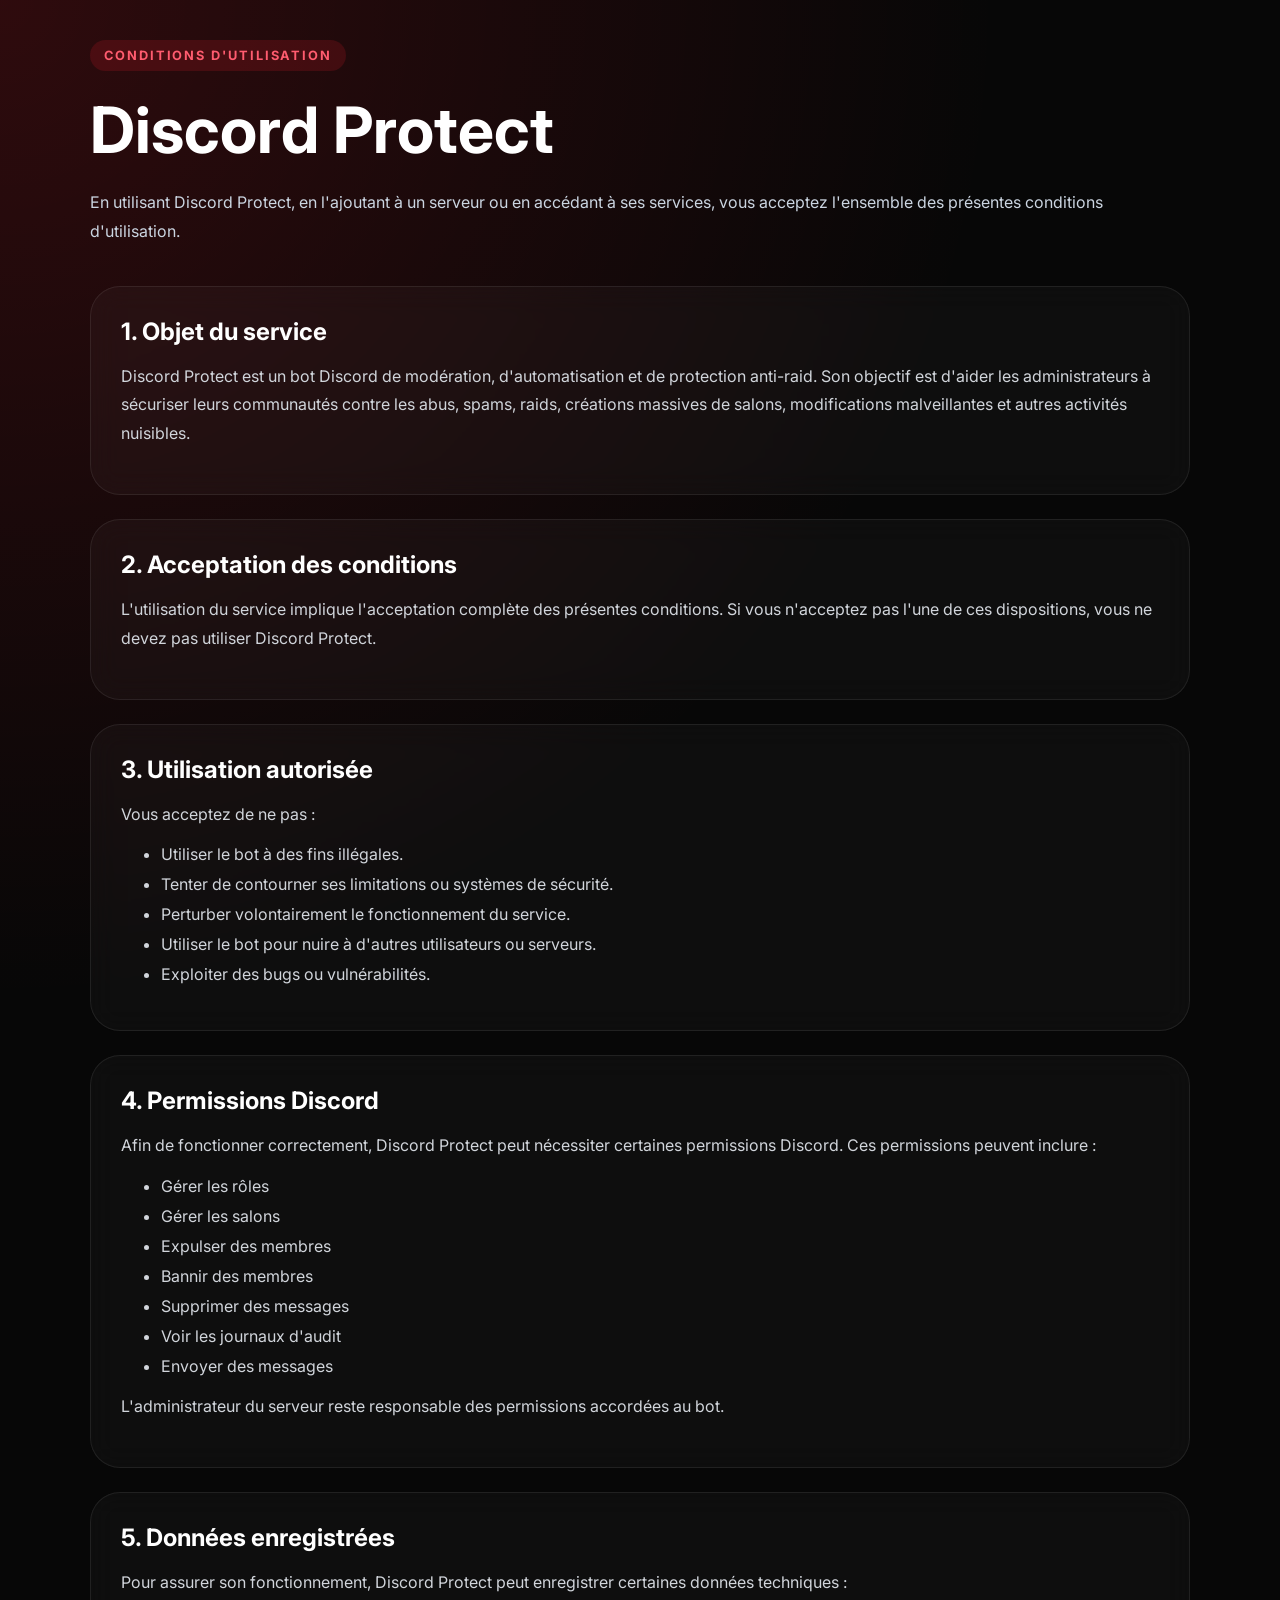
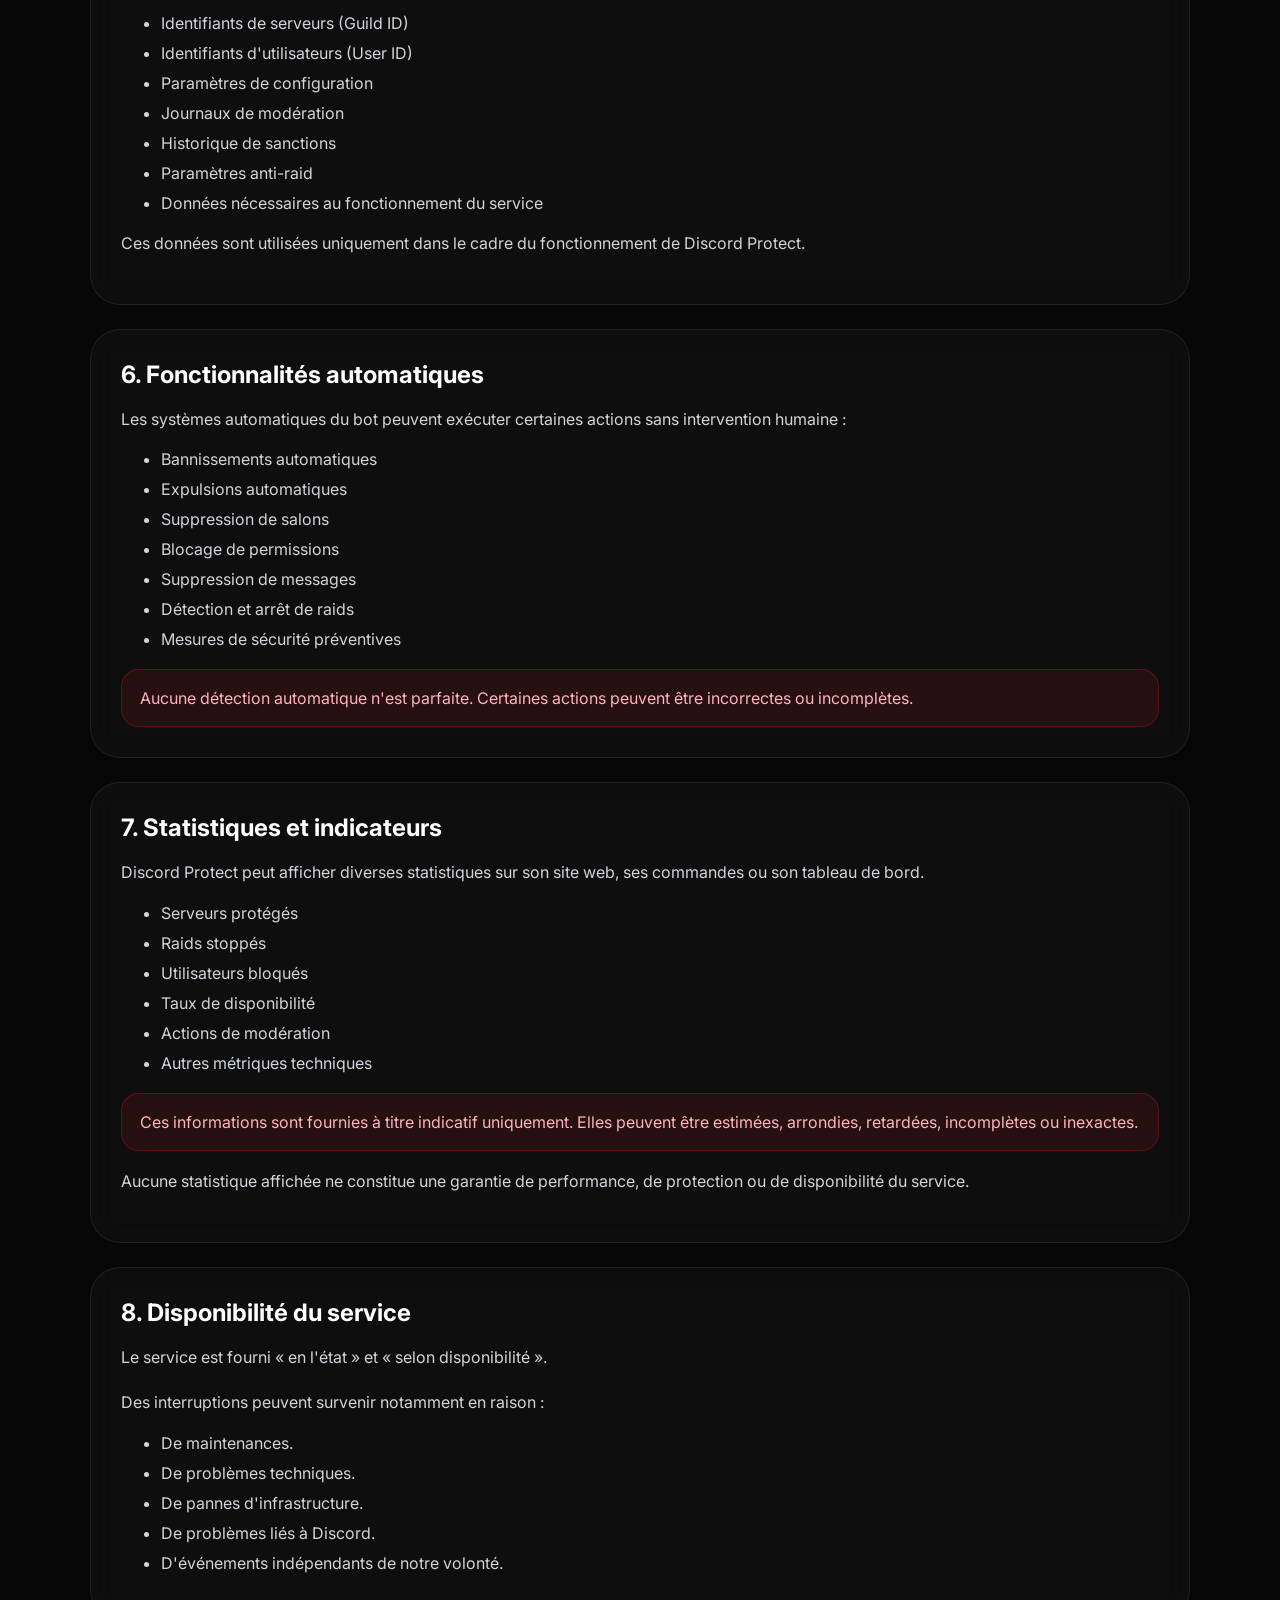
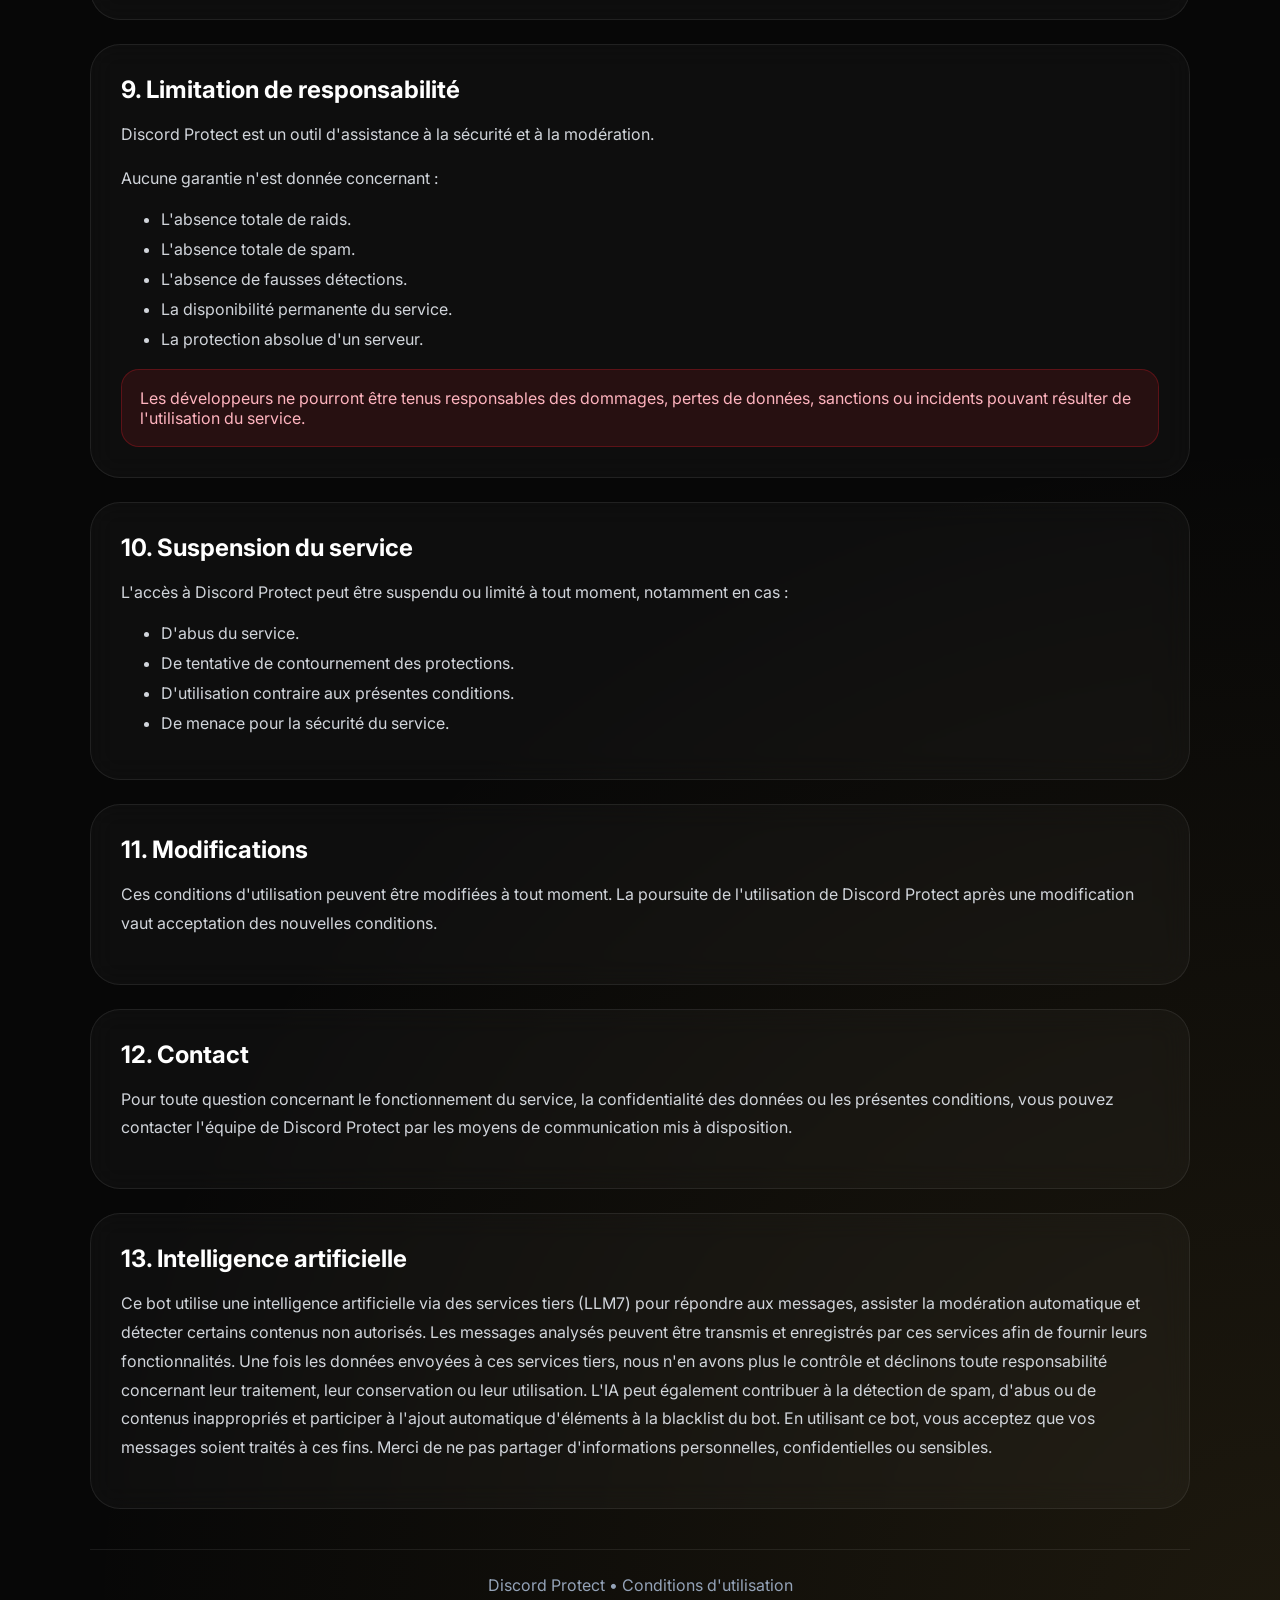
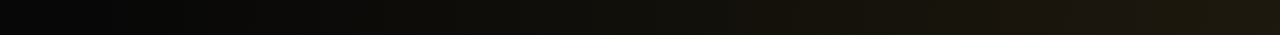
<file: Conditions d'utilisation.html>
<!DOCTYPE html>
<html lang="fr">
<head>
<meta charset="UTF-8">
<meta name="viewport" content="width=device-width, initial-scale=1.0">
<title>Conditions d'Utilisation - Discord Protect</title>

<link href="https://fonts.googleapis.com/css2?family=Inter:wght@400;500;700;800&display=swap" rel="stylesheet">

<style>
body{
font-family:'Inter',sans-serif;
background:#070707;
color:#fff;
margin:0;
padding:40px 20px;
background:
radial-gradient(circle at top left, rgba(255,31,46,.16), transparent 20%),
radial-gradient(circle at bottom right, rgba(225,180,75,.1), transparent 24%),
#070707;
}

.container{
max-width:1100px;
margin:auto;
}

.badge{
display:inline-block;
padding:8px 14px;
border-radius:999px;
background:rgba(255,31,46,.15);
color:#ff5c6f;
font-size:.8rem;
font-weight:700;
letter-spacing:.15em;
text-transform:uppercase;
}

h1{
font-size:clamp(2.5rem,5vw,4rem);
margin:20px 0;
}

.subtitle{
color:#cbd5e1;
line-height:1.8;
margin-bottom:40px;
}

.card{
background:rgba(255,255,255,.03);
border:1px solid rgba(255,255,255,.08);
backdrop-filter:blur(14px);
border-radius:30px;
padding:30px;
margin-bottom:24px;
}

.card h2{
margin-top:0;
margin-bottom:15px;
}

.card p{
color:#d1d5db;
line-height:1.8;
}

.list{
margin-top:10px;
}

.list li{
margin-bottom:10px;
color:#d1d5db;
}

.warning{
margin-top:20px;
padding:18px;
border-radius:18px;
background:rgba(255,31,46,.10);
border:1px solid rgba(255,31,46,.25);
color:#ffb4bf;
}

.footer{
margin-top:40px;
padding-top:25px;
border-top:1px solid rgba(255,255,255,.08);
text-align:center;
color:#94a3b8;
}
</style>
</head>
<body>

<div class="container">

<span class="badge">Conditions d'utilisation</span>

<h1>Discord Protect</h1>

<p class="subtitle">
En utilisant Discord Protect, en l'ajoutant à un serveur ou en accédant à ses services,
vous acceptez l'ensemble des présentes conditions d'utilisation.
</p>

<div class="card">
<h2>1. Objet du service</h2>
<p>
Discord Protect est un bot Discord de modération, d'automatisation et de protection anti-raid.
Son objectif est d'aider les administrateurs à sécuriser leurs communautés contre les abus,
spams, raids, créations massives de salons, modifications malveillantes et autres activités nuisibles.
</p>
</div>

<div class="card">
<h2>2. Acceptation des conditions</h2>
<p>
L'utilisation du service implique l'acceptation complète des présentes conditions.
Si vous n'acceptez pas l'une de ces dispositions, vous ne devez pas utiliser Discord Protect.
</p>
</div>

<div class="card">
<h2>3. Utilisation autorisée</h2>

<p>Vous acceptez de ne pas :</p>

<ul class="list">
<li>Utiliser le bot à des fins illégales.</li>
<li>Tenter de contourner ses limitations ou systèmes de sécurité.</li>
<li>Perturber volontairement le fonctionnement du service.</li>
<li>Utiliser le bot pour nuire à d'autres utilisateurs ou serveurs.</li>
<li>Exploiter des bugs ou vulnérabilités.</li>
</ul>
</div>

<div class="card">
<h2>4. Permissions Discord</h2>

<p>
Afin de fonctionner correctement, Discord Protect peut nécessiter certaines permissions Discord.
Ces permissions peuvent inclure :
</p>

<ul class="list">
<li>Gérer les rôles</li>
<li>Gérer les salons</li>
<li>Expulser des membres</li>
<li>Bannir des membres</li>
<li>Supprimer des messages</li>
<li>Voir les journaux d'audit</li>
<li>Envoyer des messages</li>
</ul>

<p>
L'administrateur du serveur reste responsable des permissions accordées au bot.
</p>
</div>

<div class="card">
<h2>5. Données enregistrées</h2>

<p>
Pour assurer son fonctionnement, Discord Protect peut enregistrer certaines données techniques :
</p>

<ul class="list">
<li>Identifiants de serveurs (Guild ID)</li>
<li>Identifiants d'utilisateurs (User ID)</li>
<li>Paramètres de configuration</li>
<li>Journaux de modération</li>
<li>Historique de sanctions</li>
<li>Paramètres anti-raid</li>
<li>Données nécessaires au fonctionnement du service</li>
</ul>

<p>
Ces données sont utilisées uniquement dans le cadre du fonctionnement de Discord Protect.
</p>
</div>

<div class="card">
<h2>6. Fonctionnalités automatiques</h2>

<p>
Les systèmes automatiques du bot peuvent exécuter certaines actions sans intervention humaine :
</p>

<ul class="list">
<li>Bannissements automatiques</li>
<li>Expulsions automatiques</li>
<li>Suppression de salons</li>
<li>Blocage de permissions</li>
<li>Suppression de messages</li>
<li>Détection et arrêt de raids</li>
<li>Mesures de sécurité préventives</li>
</ul>

<div class="warning">
Aucune détection automatique n'est parfaite. Certaines actions peuvent être incorrectes ou incomplètes.
</div>
</div>

<div class="card">
<h2>7. Statistiques et indicateurs</h2>

<p>
Discord Protect peut afficher diverses statistiques sur son site web,
ses commandes ou son tableau de bord.
</p>

<ul class="list">
<li>Serveurs protégés</li>
<li>Raids stoppés</li>
<li>Utilisateurs bloqués</li>
<li>Taux de disponibilité</li>
<li>Actions de modération</li>
<li>Autres métriques techniques</li>
</ul>

<div class="warning">
Ces informations sont fournies à titre indicatif uniquement.
Elles peuvent être estimées, arrondies, retardées, incomplètes ou inexactes.
</div>

<p>
Aucune statistique affichée ne constitue une garantie de performance,
de protection ou de disponibilité du service.
</p>
</div>

<div class="card">
<h2>8. Disponibilité du service</h2>

<p>
Le service est fourni « en l'état » et « selon disponibilité ».
</p>

<p>
Des interruptions peuvent survenir notamment en raison :
</p>

<ul class="list">
<li>De maintenances.</li>
<li>De problèmes techniques.</li>
<li>De pannes d'infrastructure.</li>
<li>De problèmes liés à Discord.</li>
<li>D'événements indépendants de notre volonté.</li>
</ul>
</div>

<div class="card">
<h2>9. Limitation de responsabilité</h2>

<p>
Discord Protect est un outil d'assistance à la sécurité et à la modération.
</p>

<p>
Aucune garantie n'est donnée concernant :
</p>

<ul class="list">
<li>L'absence totale de raids.</li>
<li>L'absence totale de spam.</li>
<li>L'absence de fausses détections.</li>
<li>La disponibilité permanente du service.</li>
<li>La protection absolue d'un serveur.</li>
</ul>

<div class="warning">
Les développeurs ne pourront être tenus responsables des dommages,
pertes de données, sanctions ou incidents pouvant résulter de l'utilisation du service.
</div>
</div>

<div class="card">
<h2>10. Suspension du service</h2>

<p>
L'accès à Discord Protect peut être suspendu ou limité à tout moment,
notamment en cas :
</p>

<ul class="list">
<li>D'abus du service.</li>
<li>De tentative de contournement des protections.</li>
<li>D'utilisation contraire aux présentes conditions.</li>
<li>De menace pour la sécurité du service.</li>
</ul>
</div>

<div class="card">
<h2>11. Modifications</h2>

<p>
Ces conditions d'utilisation peuvent être modifiées à tout moment.
La poursuite de l'utilisation de Discord Protect après une modification vaut acceptation des nouvelles conditions.
</p>
</div>

<div class="card">
<h2>12. Contact</h2>

<p>
Pour toute question concernant le fonctionnement du service,
la confidentialité des données ou les présentes conditions,
vous pouvez contacter l'équipe de Discord Protect par les moyens de communication mis à disposition.
</p>
</div>
  
<div class="card">
<h2>13. Intelligence artificielle</h2>

<p>
Ce bot utilise une intelligence artificielle via des services tiers (LLM7) pour répondre aux messages, assister la modération automatique et détecter certains contenus non autorisés.
Les messages analysés peuvent être transmis et enregistrés par ces services afin de fournir leurs fonctionnalités. Une fois les données envoyées à ces services tiers, nous n'en avons plus le contrôle et déclinons toute responsabilité concernant leur traitement, leur conservation ou leur utilisation.
L'IA peut également contribuer à la détection de spam, d'abus ou de contenus inappropriés et participer à l'ajout automatique d'éléments à la blacklist du bot.
En utilisant ce bot, vous acceptez que vos messages soient traités à ces fins.
Merci de ne pas partager d'informations personnelles, confidentielles ou sensibles.
</p>
</div>
<div class="footer">
Discord Protect • Conditions d'utilisation
</div>

</div>

</body>
</html>
</file>
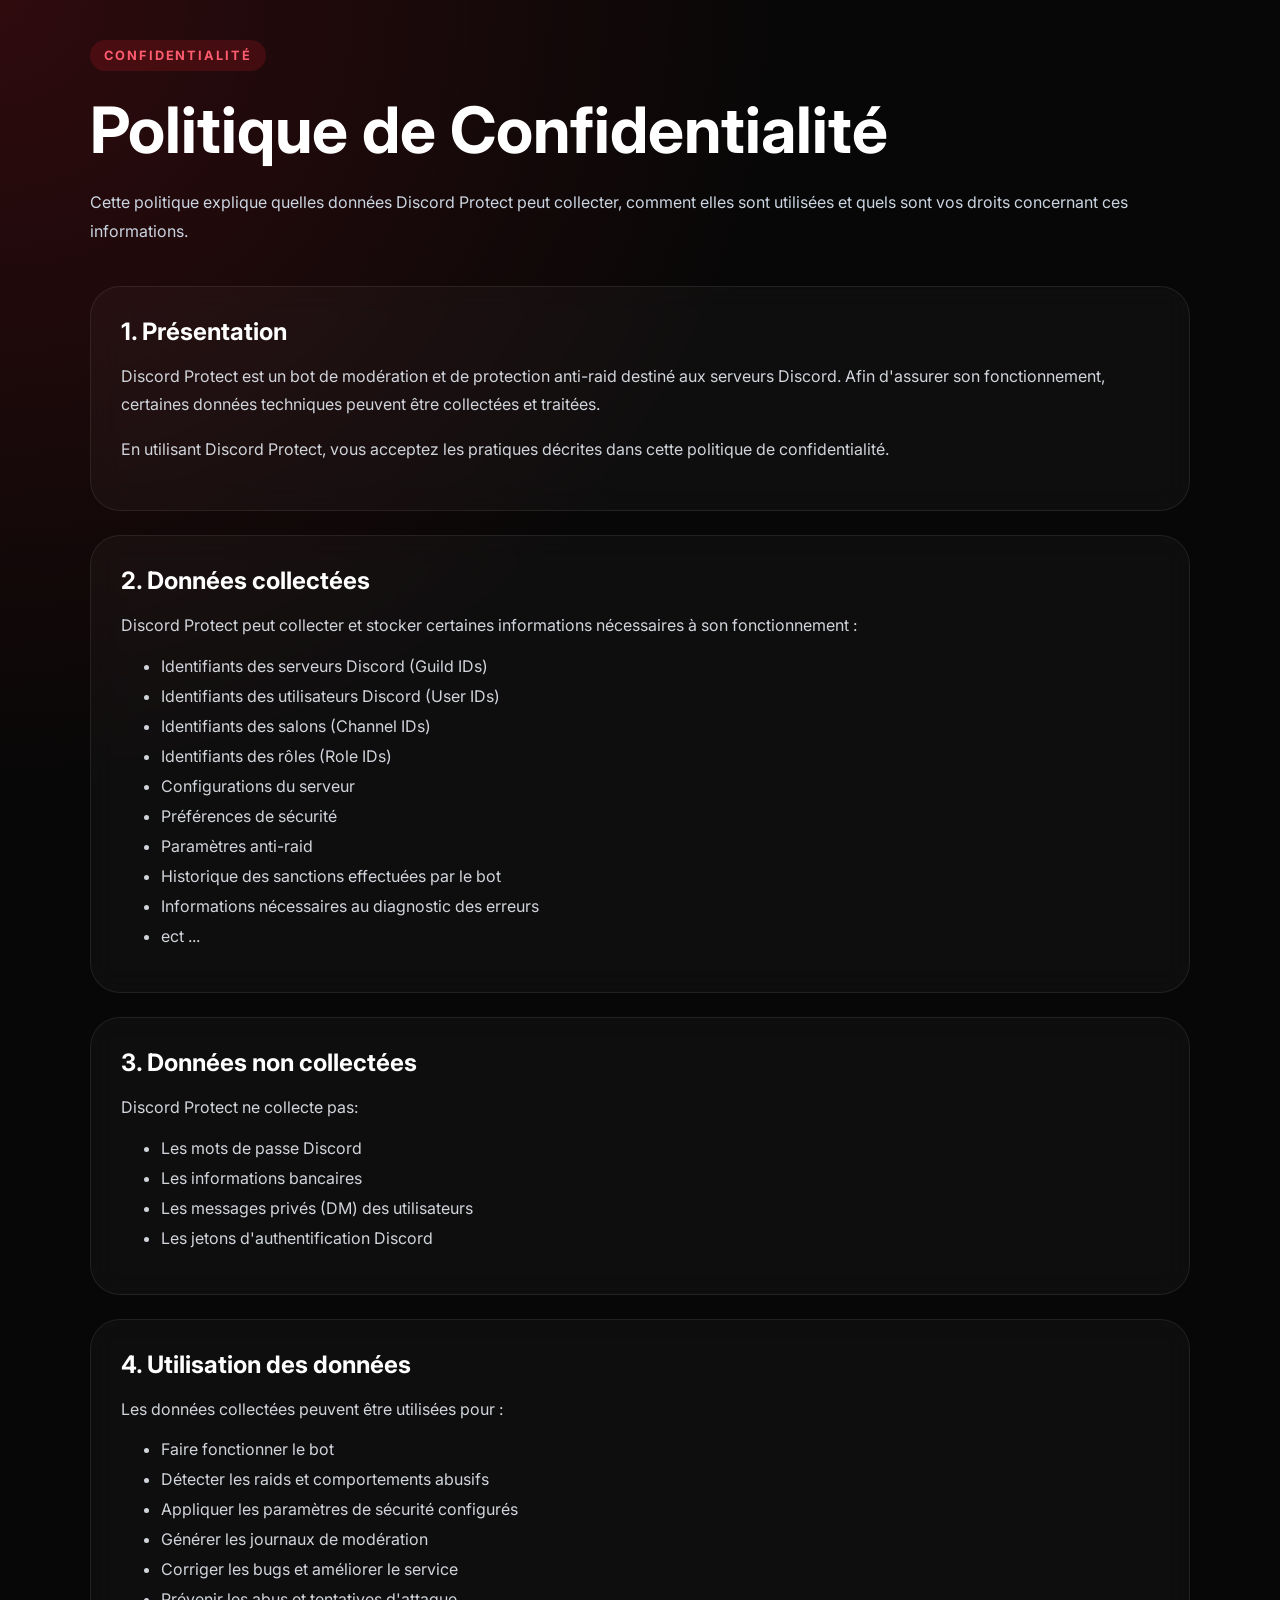
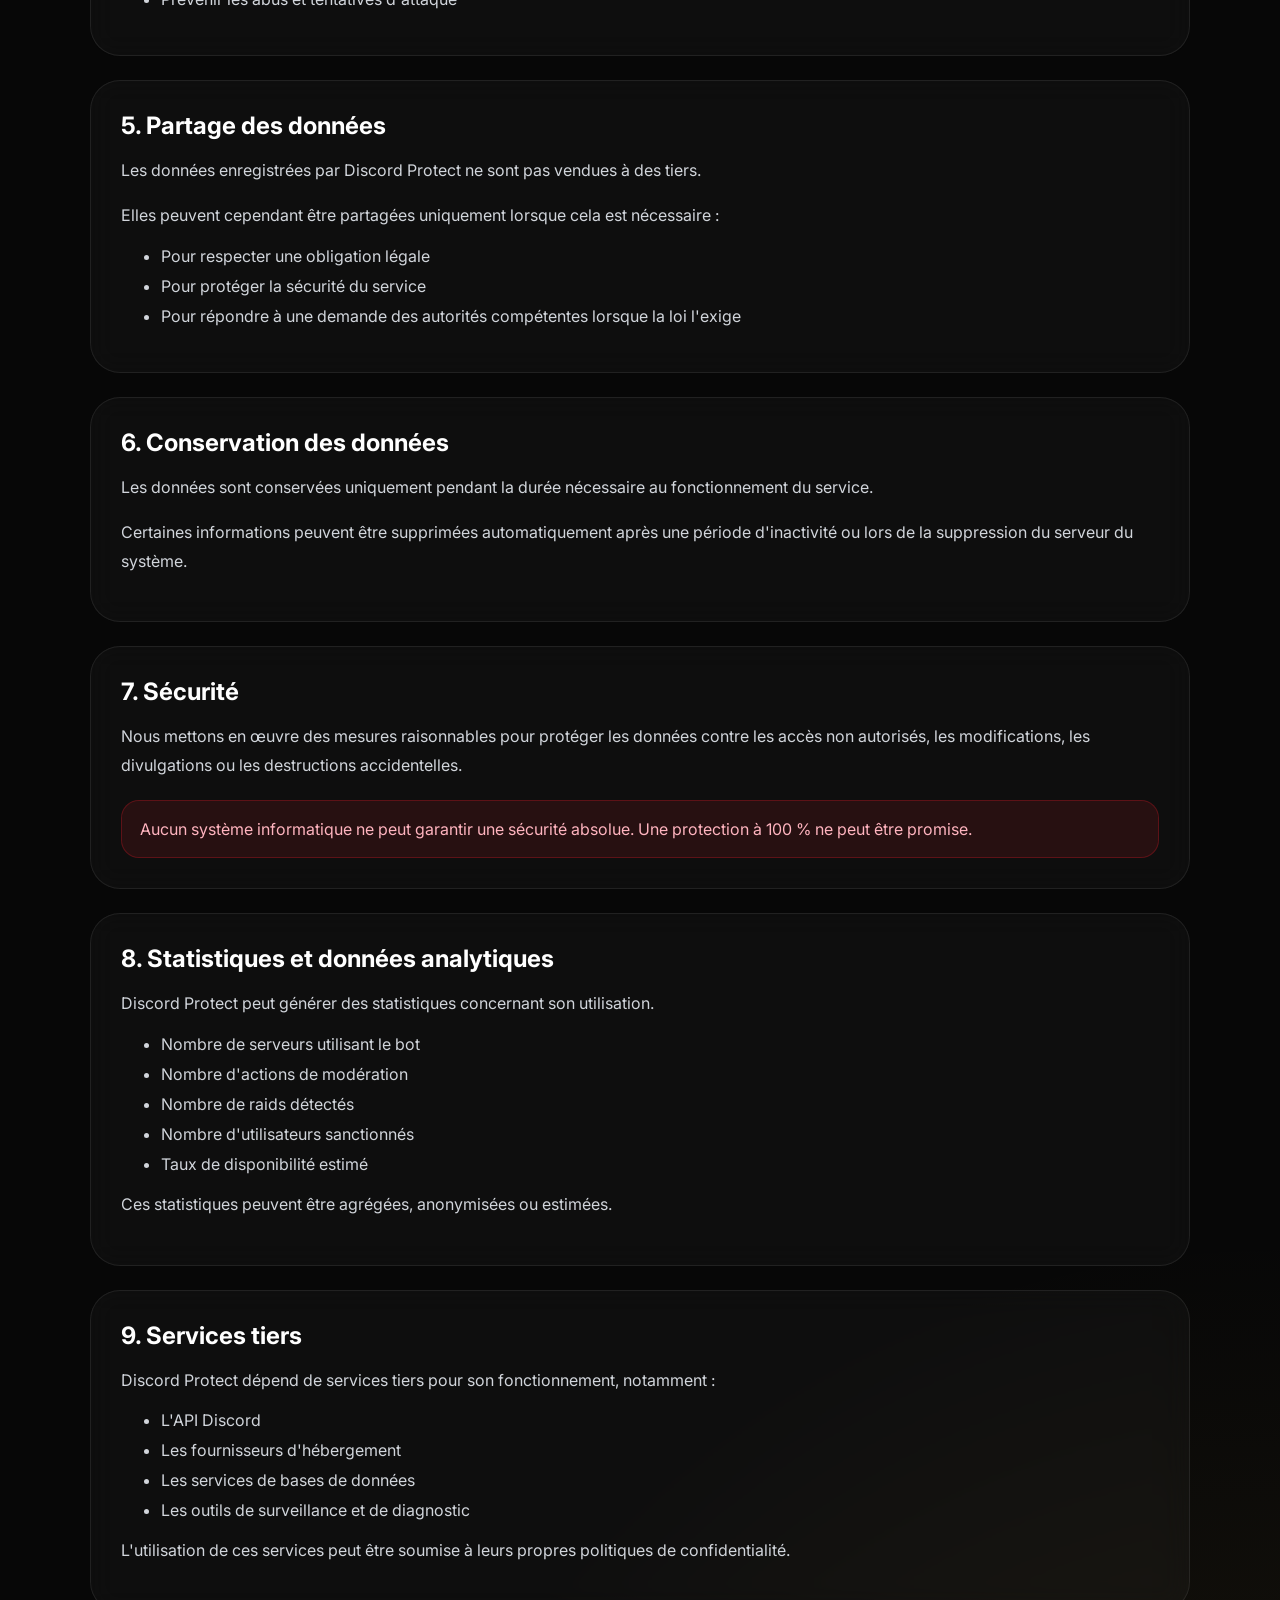
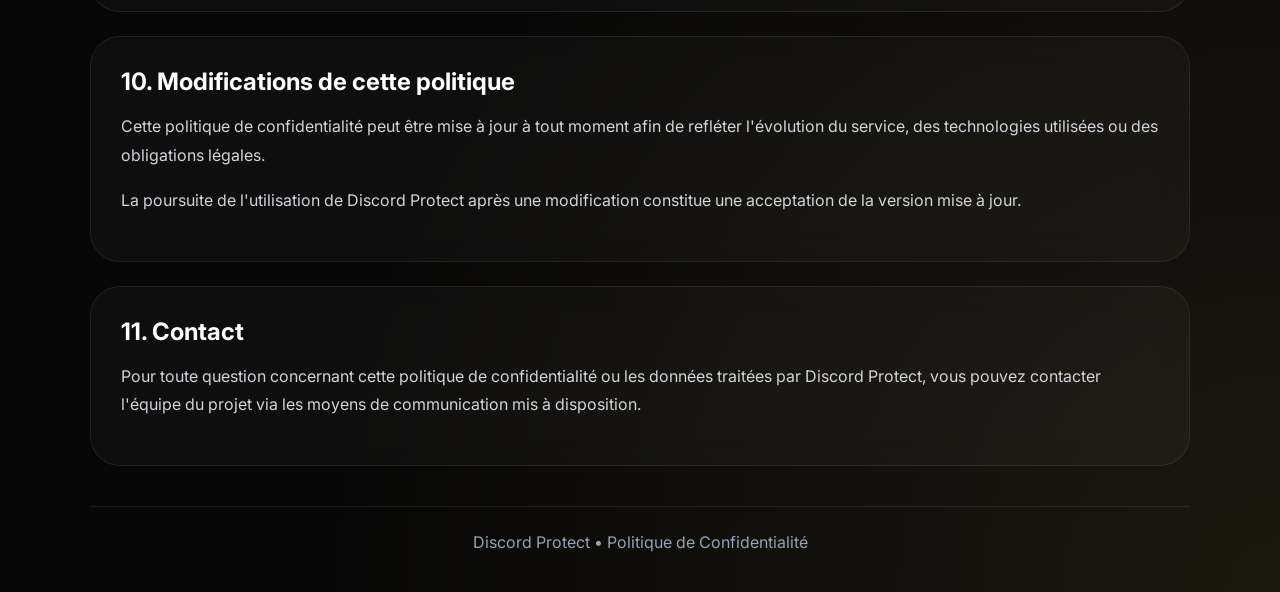
<file: Politique de Confidentialité.html>
<!DOCTYPE html>
<html lang="fr">
<head>
<meta charset="UTF-8">
<meta name="viewport" content="width=device-width, initial-scale=1.0">
<title>Politique de Confidentialité - Discord Protect</title>

<link href="https://fonts.googleapis.com/css2?family=Inter:wght@400;500;700;800&display=swap" rel="stylesheet">

<style>
body{
font-family:'Inter',sans-serif;
background:#070707;
color:#fff;
margin:0;
padding:40px 20px;
background:
radial-gradient(circle at top left, rgba(255,31,46,.16), transparent 20%),
radial-gradient(circle at bottom right, rgba(225,180,75,.10), transparent 24%),
#070707;
}

.container{
max-width:1100px;
margin:auto;
}

.badge{
display:inline-block;
padding:8px 14px;
border-radius:999px;
background:rgba(255,31,46,.15);
color:#ff5c6f;
font-size:.8rem;
font-weight:700;
letter-spacing:.15em;
text-transform:uppercase;
}

h1{
font-size:clamp(2.5rem,5vw,4rem);
margin:20px 0;
}

.subtitle{
color:#cbd5e1;
line-height:1.8;
margin-bottom:40px;
}

.card{
background:rgba(255,255,255,.03);
border:1px solid rgba(255,255,255,.08);
backdrop-filter:blur(14px);
border-radius:30px;
padding:30px;
margin-bottom:24px;
}

.card h2{
margin-top:0;
margin-bottom:15px;
}

.card p{
color:#d1d5db;
line-height:1.8;
}

.list{
margin-top:10px;
}

.list li{
margin-bottom:10px;
color:#d1d5db;
}

.warning{
margin-top:20px;
padding:18px;
border-radius:18px;
background:rgba(255,31,46,.10);
border:1px solid rgba(255,31,46,.25);
color:#ffb4bf;
}

.footer{
margin-top:40px;
padding-top:25px;
border-top:1px solid rgba(255,255,255,.08);
text-align:center;
color:#94a3b8;
}
</style>
</head>
<body>

<div class="container">

<span class="badge">Confidentialité</span>

<h1>Politique de Confidentialité</h1>

<p class="subtitle">
Cette politique explique quelles données Discord Protect peut collecter,
comment elles sont utilisées et quels sont vos droits concernant ces informations.
</p>

<div class="card">
<h2>1. Présentation</h2>

<p>
Discord Protect est un bot de modération et de protection anti-raid destiné aux serveurs Discord.
Afin d'assurer son fonctionnement, certaines données techniques peuvent être collectées et traitées.
</p>

<p>
En utilisant Discord Protect, vous acceptez les pratiques décrites dans cette politique de confidentialité.
</p>
</div>

<div class="card">
<h2>2. Données collectées</h2>

<p>
Discord Protect peut collecter et stocker certaines informations nécessaires à son fonctionnement :
</p>

<ul class="list">
<li>Identifiants des serveurs Discord (Guild IDs)</li>
<li>Identifiants des utilisateurs Discord (User IDs)</li>
<li>Identifiants des salons (Channel IDs)</li>
<li>Identifiants des rôles (Role IDs)</li>
<li>Configurations du serveur</li>
<li>Préférences de sécurité</li>
<li>Paramètres anti-raid</li>
<li>Historique des sanctions effectuées par le bot</li>
<li>Informations nécessaires au diagnostic des erreurs</li>
  <li>ect ...
</li>
</ul>
</div>

<div class="card">
<h2>3. Données non collectées</h2>

<p>
Discord Protect ne collecte pas:
</p>

<ul class="list">
<li>Les mots de passe Discord</li>
<li>Les informations bancaires</li>
<li>Les messages privés (DM) des utilisateurs</li>
<li>Les jetons d'authentification Discord</li>
</ul>
</div>

<div class="card">
<h2>4. Utilisation des données</h2>

<p>
Les données collectées peuvent être utilisées pour :
</p>

<ul class="list">
<li>Faire fonctionner le bot</li>
<li>Détecter les raids et comportements abusifs</li>
<li>Appliquer les paramètres de sécurité configurés</li>
<li>Générer les journaux de modération</li>
<li>Corriger les bugs et améliorer le service</li>
<li>Prévenir les abus et tentatives d'attaque</li>
</ul>
</div>

<div class="card">
<h2>5. Partage des données</h2>

<p>
Les données enregistrées par Discord Protect ne sont pas vendues à des tiers.
</p>

<p>
Elles peuvent cependant être partagées uniquement lorsque cela est nécessaire :
</p>

<ul class="list">
<li>Pour respecter une obligation légale</li>
<li>Pour protéger la sécurité du service</li>
<li>Pour répondre à une demande des autorités compétentes lorsque la loi l'exige</li>
</ul>
</div>

<div class="card">
<h2>6. Conservation des données</h2>

<p>
Les données sont conservées uniquement pendant la durée nécessaire au fonctionnement du service.
</p>

<p>
Certaines informations peuvent être supprimées automatiquement après une période d'inactivité ou lors de la suppression du serveur du système.
</p>
</div>

<div class="card">
<h2>7. Sécurité</h2>

<p>
Nous mettons en œuvre des mesures raisonnables pour protéger les données contre les accès non autorisés, les modifications, les divulgations ou les destructions accidentelles.
</p>

<div class="warning">
Aucun système informatique ne peut garantir une sécurité absolue. Une protection à 100 % ne peut être promise.
</div>
</div>

<div class="card">
<h2>8. Statistiques et données analytiques</h2>

<p>
Discord Protect peut générer des statistiques concernant son utilisation.
</p>

<ul class="list">
<li>Nombre de serveurs utilisant le bot</li>
<li>Nombre d'actions de modération</li>
<li>Nombre de raids détectés</li>
<li>Nombre d'utilisateurs sanctionnés</li>
<li>Taux de disponibilité estimé</li>
</ul>

<p>
Ces statistiques peuvent être agrégées, anonymisées ou estimées.
</p>
</div>


  
<div class="card">
<h2>9. Services tiers</h2>

<p>
Discord Protect dépend de services tiers pour son fonctionnement, notamment :
</p>

<ul class="list">
<li>L'API Discord</li>
<li>Les fournisseurs d'hébergement</li>
<li>Les services de bases de données</li>
<li>Les outils de surveillance et de diagnostic</li>
</ul>

<p>
L'utilisation de ces services peut être soumise à leurs propres politiques de confidentialité.
</p>
</div>

<div class="card">
<h2>10. Modifications de cette politique</h2>

<p>
Cette politique de confidentialité peut être mise à jour à tout moment afin de refléter l'évolution du service, des technologies utilisées ou des obligations légales.
</p>

<p>
La poursuite de l'utilisation de Discord Protect après une modification constitue une acceptation de la version mise à jour.
</p>
</div>

<div class="card">
<h2>11. Contact</h2>

<p>
Pour toute question concernant cette politique de confidentialité ou les données traitées par Discord Protect, vous pouvez contacter l'équipe du projet via les moyens de communication mis à disposition.
</p>
</div>

<div class="footer">
Discord Protect • Politique de Confidentialité
</div>

</div>

</body>
</html>
</file>
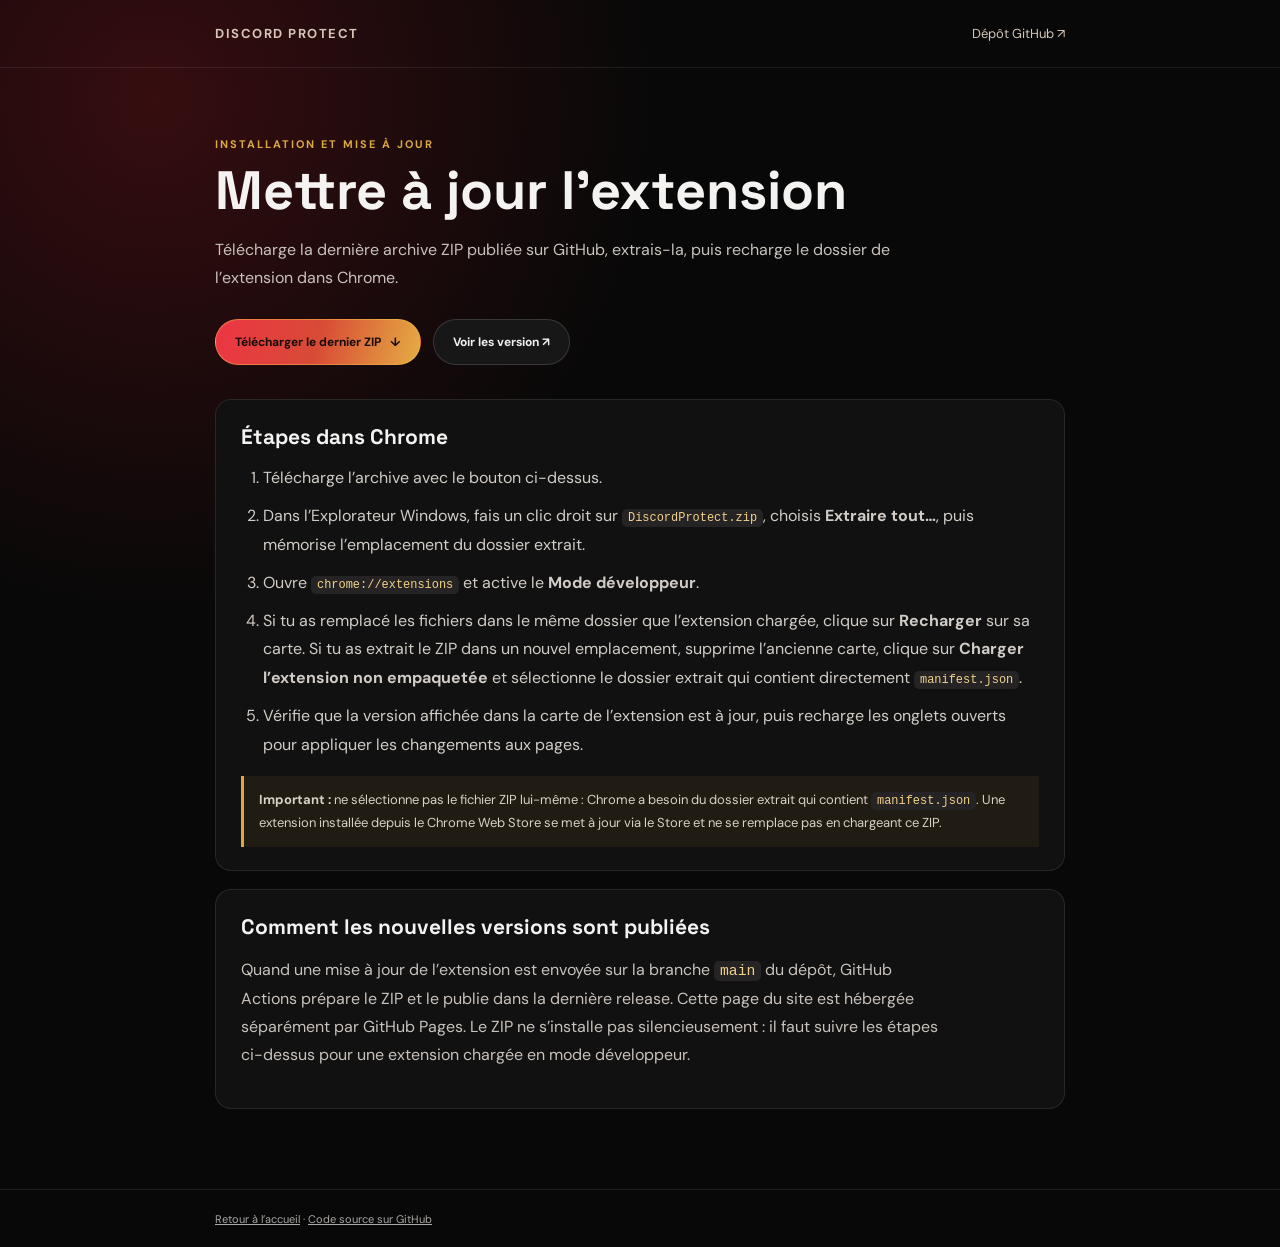
<file: update.html>
<!doctype html>
<html lang="fr">
<head>
	<meta charset="utf-8">
	<meta name="viewport" content="width=device-width, initial-scale=1">
	<meta name="theme-color" content="#080808">
	<meta name="description" content="Télécharger et mettre à jour Discord Protect depuis la dernière archive ZIP GitHub.">
	<link rel="icon" type="image/png" href="extension/assets/discord-protect-logo.png">
	<title>Mettre à jour Discord Protect</title>
	<link rel="preconnect" href="https://fonts.googleapis.com">
	<link rel="preconnect" href="https://fonts.gstatic.com" crossorigin>
	<link href="https://fonts.googleapis.com/css2?family=DM+Sans:wght@400;500;600;700&family=Space+Grotesk:wght@500;600;700&display=swap" rel="stylesheet">
	<style>
		:root { color-scheme: dark; font-family: "DM Sans", sans-serif; background: #080808; color: #f5f3f1; font-synthesis: none; }
		* { box-sizing: border-box; }
		body { min-width: 320px; margin: 0; background: radial-gradient(ellipse at 12% 8%, rgba(151,24,32,.32), transparent 32%), #080808; }
		a { color: inherit; }
		:focus-visible { outline: 2px solid #f2d28b; outline-offset: 4px; }
		.wrap { width: min(850px, calc(100% - 36px)); margin: 0 auto; }
		header { padding: 25px 0; border-bottom: 1px solid #ffffff17; }
		nav { display: flex; justify-content: space-between; align-items: center; gap: 16px; }
		nav a { color: #d5c6b8; font-size: 13px; text-decoration: none; }
		.brand { font-weight: 700; letter-spacing: 1.5px; }
		main { padding: 58px 0 80px; }
		.eyebrow { color: #dca943; font-size: 11px; font-weight: 700; letter-spacing: 2px; }
		h1, h2 { font-family: "Space Grotesk", sans-serif; }
		h1 { margin: 10px 0 14px; font-size: clamp(34px, 7vw, 54px); line-height: 1.08; }
		.lead { max-width: 700px; color: #c9c2bc; font-size: 16px; line-height: 1.75; }
		.actions { display: flex; flex-wrap: wrap; gap: 12px; margin: 27px 0 34px; }
		.button { min-height: 46px; display: inline-flex; align-items: center; justify-content: center; gap: 9px; padding: 0 19px; border: 1px solid rgba(250,188,79,.48); border-radius: 24px; background: linear-gradient(105deg,#ed3544,#d84b36 50%,#e5ad43); color: #170b08; font-size: 12px; font-weight: 700; text-decoration: none; }
		.button.secondary { border-color: #ffffff24; background: #171717; color: #f3f1ef; }
		.card { margin-top: 18px; padding: 23px 25px; border: 1px solid #ffffff18; border-radius: 16px; background: #111; }
		h2 { margin: 0 0 14px; font-size: 21px; }
		ol { margin: 0; padding-left: 22px; color: #d2ccc6; line-height: 1.8; }
		li + li { margin-top: 9px; }
		code { padding: 2px 6px; border-radius: 5px; background: #252323; color: #f2d28b; font-size: .92em; }
		.note { margin: 17px 0 0; padding: 13px 15px; border-left: 3px solid #dca943; background: #dca94312; color: #d9d0c6; font-size: 13px; line-height: 1.7; }
		footer { padding: 22px 0; border-top: 1px solid #ffffff17; color: #aaa7a4; font-size: 11px; }
		@media (max-width: 520px) { nav { align-items: flex-start; flex-direction: column; } .card { padding: 19px; } }
	</style>
</head>
<body>
	<header>
		<nav class="wrap" aria-label="Navigation principale">
			<a class="brand" href="index.html">DISCORD PROTECT</a>
			<a href="https://github.com/bot471912-dot/discordProtect" target="_blank" rel="noopener noreferrer">Dépôt GitHub ↗</a>
		</nav>
	</header>
	<main class="wrap">
		<p class="eyebrow">INSTALLATION ET MISE À JOUR</p>
		<h1>Mettre à jour l’extension</h1>
		<p class="lead">Télécharge la dernière archive ZIP publiée sur GitHub, extrais-la, puis recharge le dossier de l’extension dans Chrome.</p>
		<div class="actions">
			<a class="button" href="https://github.com/bot471912-dot/maj-dp-ext/raw/refs/heads/main/DiscordProtect3.0.zip">Télécharger le dernier ZIP <span aria-hidden="true">↓</span></a>
			<a class="button secondary" href="https://github.com/bot471912-dot/maj-dp-ext" target="_blank" rel="noopener noreferrer">Voir les version ↗</a>
		</div>
		<section class="card" aria-labelledby="steps-title">
			<h2 id="steps-title">Étapes dans Chrome</h2>
			<ol>
				<li>Télécharge l’archive avec le bouton ci-dessus.</li>
				<li>Dans l’Explorateur Windows, fais un clic droit sur <code>DiscordProtect.zip</code>, choisis <strong>Extraire tout…</strong>, puis mémorise l’emplacement du dossier extrait.</li>
				<li>Ouvre <code>chrome://extensions</code> et active le <strong>Mode développeur</strong>.</li>
				<li>Si tu as remplacé les fichiers dans le même dossier que l’extension chargée, clique sur <strong>Recharger</strong> sur sa carte. Si tu as extrait le ZIP dans un nouvel emplacement, supprime l’ancienne carte, clique sur <strong>Charger l’extension non empaquetée</strong> et sélectionne le dossier extrait qui contient directement <code>manifest.json</code>.</li>
				<li>Vérifie que la version affichée dans la carte de l’extension est à jour, puis recharge les onglets ouverts pour appliquer les changements aux pages.</li>
			</ol>
			<p class="note"><strong>Important :</strong> ne sélectionne pas le fichier ZIP lui-même : Chrome a besoin du dossier extrait qui contient <code>manifest.json</code>. Une extension installée depuis le Chrome Web Store se met à jour via le Store et ne se remplace pas en chargeant ce ZIP.</p>
		</section>
		<section class="card" aria-labelledby="automatic-title">
			<h2 id="automatic-title">Comment les nouvelles versions sont publiées</h2>
			<p class="lead">Quand une mise à jour de l’extension est envoyée sur la branche <code>main</code> du dépôt, GitHub Actions prépare le ZIP et le publie dans la dernière release. Cette page du site est hébergée séparément par GitHub Pages. Le ZIP ne s’installe pas silencieusement : il faut suivre les étapes ci-dessus pour une extension chargée en mode développeur.</p>
		</section>
	</main>
	<footer><div class="wrap"><a href="index.html">Retour à l’accueil</a> · <a href="https://github.com/bot471912-dot/discordProtect" target="_blank" rel="noopener noreferrer">Code source sur GitHub</a></div></footer>
</body>
</html>
</file>
